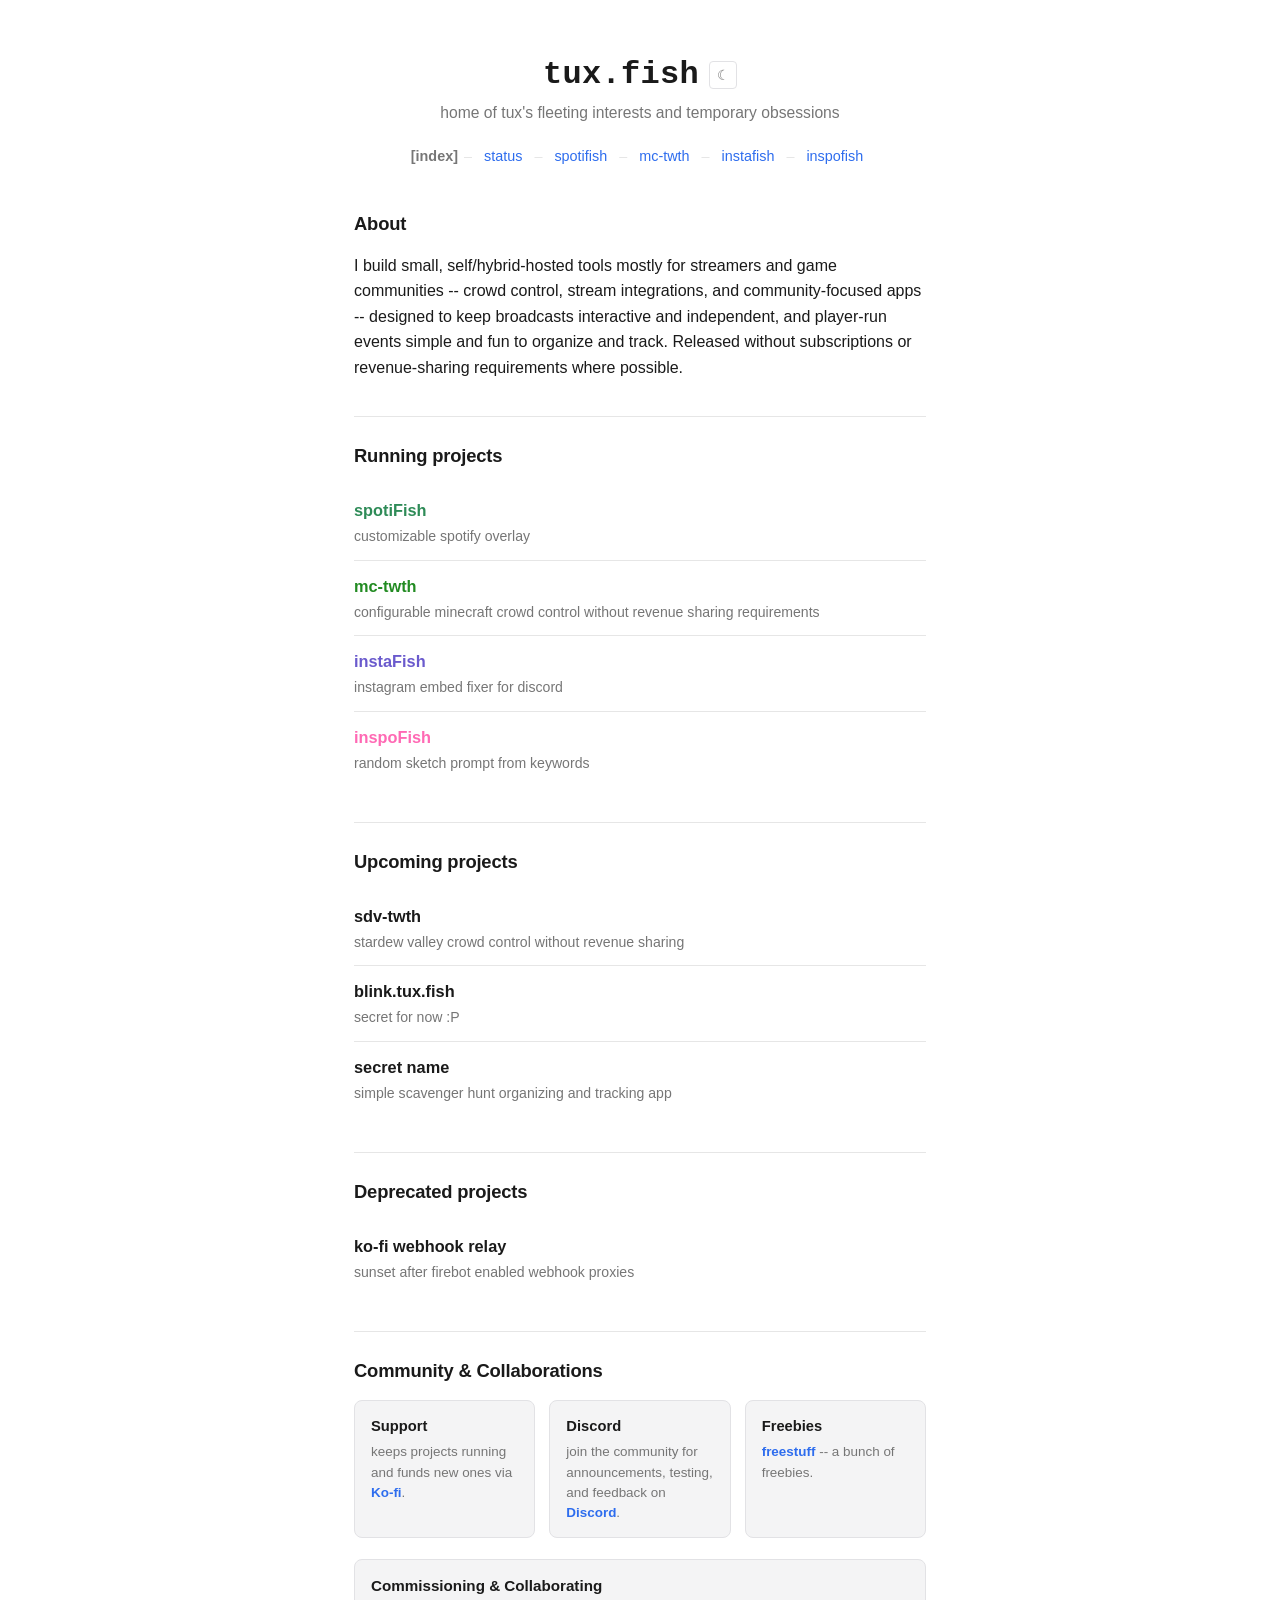
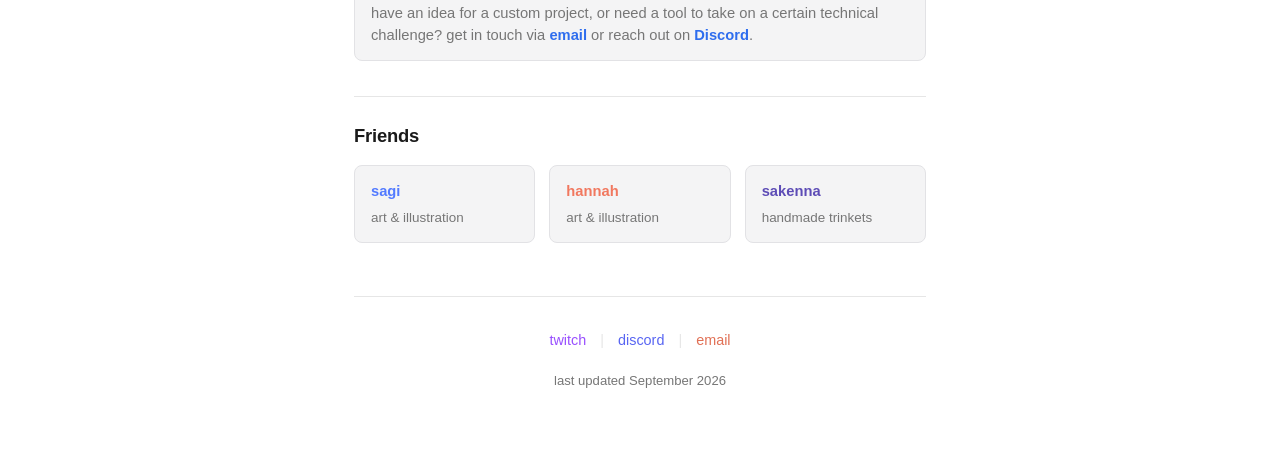
<file: index.html>
<!DOCTYPE html>
<html lang="en">
<head>
<meta charset="UTF-8">
<meta name="viewport" content="width=device-width, initial-scale=1">
<title>tux.fish</title>
<meta author="intellectualtux aka tux">
<meta name="description" content="home of tux's fleeting interests and temporary obsessions">
<meta property="og:description" content="home of tux's fleeting interests and temporary obsessions">
<meta property="og:image" content="https://tux.fish/img/favicon.gif">
<meta property="og:site_name" content="tux.fish">
<meta property="og:title" content="tux.fish">
<meta property="og:type" content="website">
<meta property="og:url" content="https://tux.fish">
<meta name="theme-color" content="#00FF7F">
<link rel="icon" href="https://tux.fish/img/favicon.gif">
<link rel="stylesheet" href="styles.css">
<script src="site.js" defer></script>
</head>
<body>

<main>

  <header class="site-header">
    <div class="title-wrap">
      <h1>tux.fish</h1>
      <button id="theme-toggle" class="theme-toggle" type="button" aria-label="Toggle dark mode">
        <span aria-hidden="true">☾</span>
      </button>
    </div>
    <p class="blurb">home of tux's fleeting interests and temporary obsessions</p>
    <nav class="site-nav" aria-label="Main Navigation">
      <span class="current" aria-current="page">[index]</span>
      <span class="sep">–</span>
      <a href="/status">status</a>
      <span class="sep">–</span>
      <a href="https://spotifish.tux.fish">spotifish</a>
      <span class="sep">–</span>
      <a href="https://mc-twth.tux.fish">mc-twth</a>
      <span class="sep">–</span>
      <a href="https://instafish.tux.fish">instafish</a>
      <span class="sep">–</span>
      <a href="https://inspofish.tux.fish">inspofish</a>
    </nav>
  </header>

  <div class="content">

    <section class="about-section" aria-labelledby="about-heading">
      <h2 id="about-heading">About</h2>
      <p>I build small, self/hybrid-hosted tools mostly for streamers and game communities -- crowd control,
        stream integrations, and community-focused apps -- designed to keep broadcasts interactive and independent, and player-run events simple and fun to organize and track.
        Released without subscriptions or revenue-sharing requirements where possible.</p>
    </section>

    <section id="projects" class="projects-section" aria-labelledby="running-heading">
      <h2 id="running-heading">Running projects</h2>
      <div id="running-projects-list">
        <span class="placeholder">loading data...</span>
      </div>
    </section>

    <section class="projects-section" aria-labelledby="upcoming-heading">
      <h2 id="upcoming-heading">Upcoming projects</h2>
      <div id="upcoming-projects-list">
        <span class="placeholder">loading data...</span>
      </div>
    </section>

    <section class="projects-section" aria-labelledby="deprecated-heading">
      <h2 id="deprecated-heading">Deprecated projects</h2>
      <div id="deprecated-projects-list">
        <span class="placeholder">loading data...</span>
      </div>
    </section>

    <section class="community-collaborations-section" aria-labelledby="community-collabs-heading">
      <h2 id="community-collabs-heading">Community & Collaborations</h2>
      <div class="cards-grid">
        <div class="info-card" data-href="https://membership.tux.fish" tabindex="0" role="link" aria-label="Support via Ko-fi">
          <div class="card-title"><a href="https://ko-fi.tux.fish">Support</a></div>
          <div class="card-desc">keeps projects running and funds new ones via <a href="https://membership.tux.fish">Ko-fi</a>.</div>
        </div>
        <div class="info-card" data-href="https://discord.tux.fish" tabindex="0" role="link" aria-label="Join Discord">
          <div class="card-title"><a href="https://discord.tux.fish">Discord</a></div>
          <div class="card-desc">join the community for announcements, testing, and feedback on <a href="https://discord.tux.fish">Discord</a>.</div>
        </div>
        <div class="info-card" data-href="https://freebies.tux.fish" tabindex="0" role="link" aria-label="Freebies">
          <div class="card-title"><a href="https://freebies.tux.fish">Freebies</a></div>
          <div class="card-desc"><a href="https://freebies.tux.fish">freestuff</a> -- a bunch of freebies.</div>
        </div>
      </div>

      <aside class="callout" data-href="mailto:intellectualtux@proton.me" tabindex="0" role="link" aria-label="Commissioning and collaborations">
        <div class="callout-title"><a href="mailto:intellectualtux@proton.me">Commissioning & Collaborating</a></div>
        <p>have an idea for a custom project, or need a tool to take on a certain technical challenge? get in touch via <a href="mailto:intellectualtux@proton.me">email</a> or reach out on <a href="https://discord.tux.fish">Discord</a>.</p>
      </aside>
    </section>

    <section class="friends-section" aria-labelledby="friends-heading">
      <h2 id="friends-heading">Friends</h2>
      <div class="cards-grid" id="friends-list">
        <span class="placeholder">loading data...</span>
      </div>
    </section>

  </div>

  <footer class="site-footer">
    <nav class="links" aria-label="Social links">
      <a href="https://twitch.tux.fish" class="link-twitch">twitch</a>
      <span class="sep">|</span>
      <a href="https://discord.tux.fish" class="link-discord">discord</a>
      <span class="sep">|</span>
      <a href="mailto:intellectualtux@proton.me" class="link-email">email</a>
    </nav>
    <div class="updated">last updated September 2026</div>
  </footer>

</main>
</body>
</html>
</file>
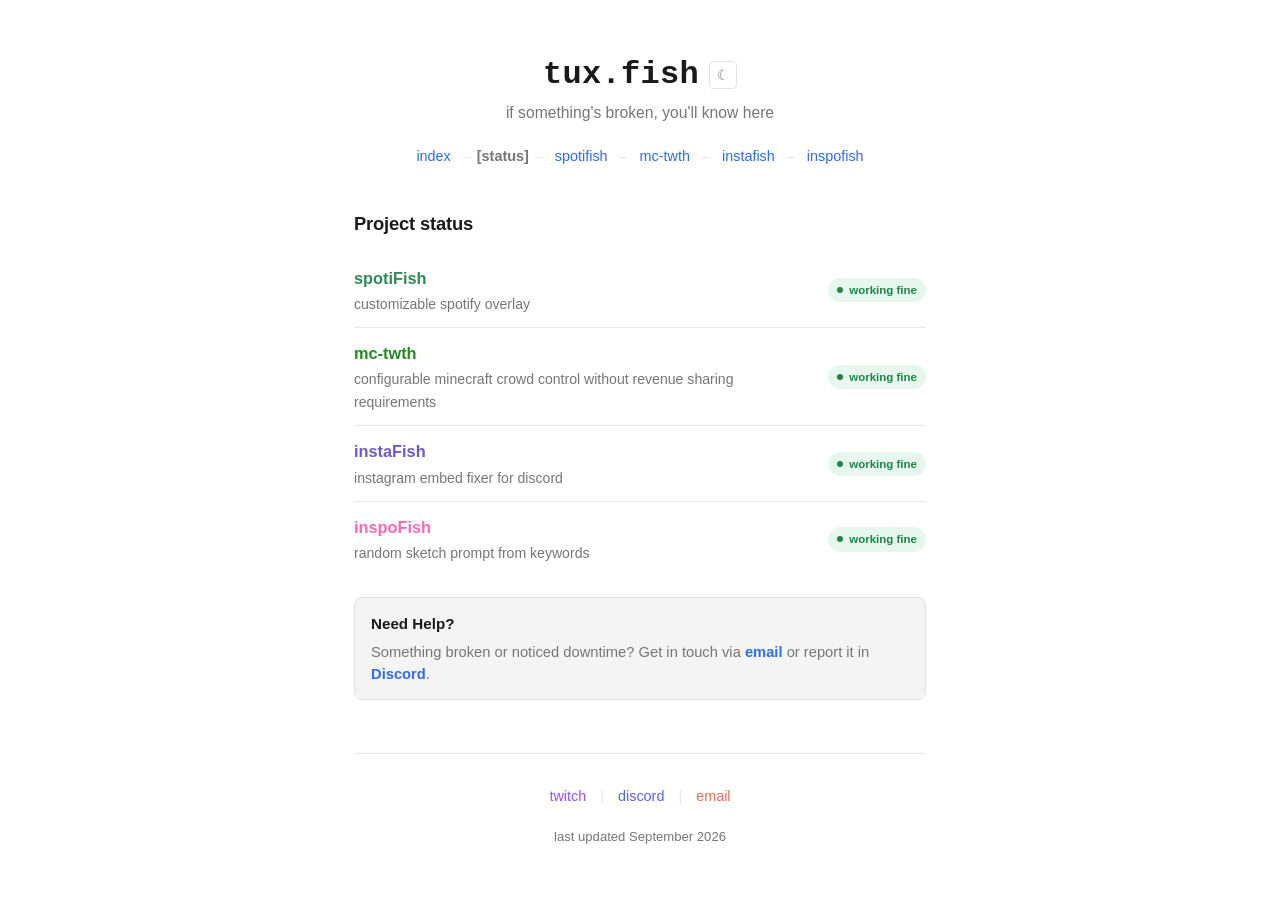
<file: status.html>
<!DOCTYPE html>
<html lang="en">
<head>
<meta charset="UTF-8">
<meta name="viewport" content="width=device-width, initial-scale=1">
<title>status dot fish</title>
<meta name="author" content="intellectualtux">
<meta name="description" content="lets you know if something's broken and if fixes are coming">
<meta property="og:description" content="lets you know if something's broken and if fixes are coming">
<meta property="og:image" content="https://tux.fish/img/favicon.gif">
<meta property="og:site_name" content="tux.fish/status">
<meta property="og:title" content="status dot fish">
<meta property="og:type" content="website">
<meta property="og:url" content="https://tux.fish/status">
<meta name="theme-color" content="#00FF7F">
<link rel="icon" href="https://tux.fish/img/favicon.gif">
<link rel="stylesheet" href="styles.css">
<script src="site.js" defer></script>
</head>
<body>

<main>

  <header class="site-header">
    <div class="title-wrap">
      <h1>tux.fish</h1>
      <button id="theme-toggle" class="theme-toggle" type="button" aria-label="Toggle dark mode">
        <span aria-hidden="true">☾</span>
      </button>
    </div>
    <p class="blurb">if something's broken, you'll know here</p>
    <nav class="site-nav" aria-label="Main Navigation">
      <a href="/">index</a>
      <span class="sep">–</span>
      <span class="current" aria-current="page">[status]</span>
      <span class="sep">–</span>
      <a href="https://spotifish.tux.fish">spotifish</a>
      <span class="sep">–</span>
      <a href="https://mc-twth.tux.fish">mc-twth</a>
      <span class="sep">–</span>
      <a href="https://instafish.tux.fish">instafish</a>
      <span class="sep">–</span>
      <a href="https://inspofish.tux.fish">inspofish</a>
    </nav>
  </header>

  <div class="content">

    <section class="projects-section" aria-labelledby="status-heading">
      <h2 id="status-heading">Project status</h2>
      <div id="status-projects-list">
        <span class="placeholder">loading data...</span>
      </div>
    </section>

    <aside class="callout" data-href="mailto:intellectualtux@proton.me" tabindex="0" role="link" aria-label="Support notice">
      <div class="callout-title"><a href="mailto:intellectualtux@proton.me">Need Help?</a></div>
      <p>Something broken or noticed downtime? Get in touch via <a href="mailto:intellectualtux@proton.me">email</a> or report it in <a href="https://discord.tux.fish">Discord</a>.</p>
    </aside>

  </div>

  <footer class="site-footer">
    <nav class="links" aria-label="Social links">
      <a href="https://twitch.tux.fish" class="link-twitch">twitch</a>
      <span class="sep">|</span>
      <a href="https://discord.tux.fish" class="link-discord">discord</a>
      <span class="sep">|</span>
      <a href="mailto:intellectualtux@proton.me" class="link-email">email</a>
    </nav>
    <div class="updated">last updated September 2026</div>
  </footer>

</main>
</body>
</html>
</file>
<file: styles.css>
:root{
  --bg:#ffffff;
  --text:#1a1a1a;
  --muted:#767676;
  --muted-link:#717585;
  --rule:#e6e6e6;
  --box:#f4f4f5;
  --box-border:#e2e2e5;
  --box-hover:#dedee3;
  --placeholder:#b5761f;
  --placeholder-bg:#fbf3e6;
  --link:#2e6dee;
  --font: -apple-system, BlinkMacSystemFont, "Segoe UI", Helvetica, Arial, sans-serif;
  --mono: ui-monospace, "SFMono-Regular", "JetBrains Mono", Menlo, Consolas, monospace;

  --c-insta:#6A5ACD;
  --c-inspo:#FF69B4;
  --c-spoti:#2E8B57;
  --c-mctwth:#228B22;
  --c-email:#e17055;
  --c-twitch:#9950ff;
  --c-discord:#5865F2;
  --c-sagi:#527aff;
  --c-hannah:#f1785f;
  --c-sakenna:#5d4cb6;
}

[data-theme="dark"]{
  --bg:#121316;
  --text:#e6e6e6;
  --muted:#8c8f9a;
  --muted-link:#717585;
  --rule:#23262d;
  --box:#1a1c23;
  --box-border:#2b2f3a;
  --box-hover:#353a47;
  --placeholder:#e0af68;
  --placeholder-bg:#282218;
  --link:#6ba1ff;

  --c-insta:#9b8df7;
  --c-inspo:#ff85c8;
  --c-spoti:#4ade80;
  --c-mctwth:#48bb78;
  --c-email:#f87171;
  --c-twitch:#bc86ff;
  --c-discord:#8791f2;
  --c-sagi:#b4dbff;
  --c-hannah:#F1AFA1;
  --c-sakenna:#bcb3ff;
}

*{box-sizing:border-box;}

body{
  margin:0;
  background:var(--bg);
  color:var(--text);
  font-family:var(--font);
  font-size:16px;
  line-height:1.6;
  min-height:100vh;
  transition:background-color 0.2s ease, color 0.2s ease;
}

main{
  max-width:620px;
  margin:0 auto;
  padding:56px 24px 64px;
}

a:focus-visible,
button:focus-visible,
.info-card:focus-visible,
.callout:focus-visible{
  outline:2px solid var(--link);
  outline-offset:2px;
  border-radius:4px;
}

a{text-decoration:none;}
a:hover{text-decoration:underline;}

.site-header{
  text-align:center;
  margin-bottom:36px;
}
.title-wrap{
  display:inline-flex;
  align-items:center;
  justify-content:center;
  gap:10px;
  margin-bottom:6px;
}
.site-header h1{
  font-family:var(--mono);
  font-size:2rem;
  font-weight:800;
  letter-spacing:0.01em;
  margin:0;
  line-height:1.2;
}

.theme-toggle{
  background:none;
  border:1px solid var(--box-border);
  color:var(--muted);
  width:28px;
  height:28px;
  border-radius:4px;
  display:inline-flex;
  align-items:center;
  justify-content:center;
  cursor:pointer;
  font-size:0.88rem;
  transition:color 0.15s ease, background-color 0.15s ease, border-color 0.15s ease, transform 0.15s ease;
}
.theme-toggle:hover{
  color:var(--text);
  background-color:var(--box);
  border-color:var(--box-hover);
  transform:scale(1.06);
}

.site-header .blurb{
  margin:0 0 16px;
  font-size:0.98rem;
  color:var(--muted);
}
.site-nav{
  display:inline-flex;
  align-items:center;
  justify-content:center;
  flex-wrap:wrap;
  gap:2px 4px;
  font-size:0.9rem;
  color:var(--muted);
}
.site-nav .current{color:var(--muted); font-weight:600;}
.site-nav a{
  color:var(--link);
  text-decoration:none;
  padding:4px 6px;
  border-radius:4px;
  transition:background-color 0.15s ease;
}
.site-nav a:hover{text-decoration:underline; background:var(--box);}
.site-nav .sep{color:var(--rule); margin:0 2px;}

.content > section{
  margin-top:2.2em;
  padding-top:1.5em;
  border-top:1px solid var(--rule);
}
.content > section:first-of-type{
  margin-top:0;
  padding-top:0;
  border-top:none;
}
.content h2{
  font-size:1.15rem;
  font-weight:800;
  margin:0 0 0.8em;
  letter-spacing:-0.01em;
}
.content p{margin:0 0 1em;}
.content p a{color:var(--link);}

.placeholder{
  color:var(--placeholder);
  background:var(--placeholder-bg);
  border:1px dashed #e0c088;
  border-radius:4px;
  padding:0.05em 0.4em;
  font-size:0.92em;
}

.project{
  display:flex;
  align-items:center;
  justify-content:space-between;
  gap:16px;
  padding:12px 0;
  border-bottom:1px solid var(--rule);
}
.project:last-child{border-bottom:none;}
.project .left{flex:1;}
.project .name{font-weight:700; font-size:1.02rem; margin-bottom:2px;}
.project .blurb{color:var(--muted); font-size:0.88rem;}

.badge{
  flex-shrink:0;
  font-size:0.72rem;
  font-weight:700;
  padding:3px 9px;
  border-radius:20px;
  white-space:nowrap;
  display:inline-flex;
  align-items:center;
}
.badge.running{
  background:#e8f7ee;
  color:#1e8449;
}
.badge.running::before{
  content:"";
  display:inline-block;
  width:6px;
  height:6px;
  margin-right:6px;
  border-radius:50%;
  background-color:currentColor;
}
[data-theme="dark"] .badge.running{
  background:#132e1f;
  color:#4ade80;
}

.badge.upcoming{background:#eef1fb; color:#4a5cc7;}
[data-theme="dark"] .badge.upcoming{background:#1a2238; color:#818cf8;}

.badge.deprecated{background:#f2f2f2; color:#8a8a8a;}
[data-theme="dark"] .badge.deprecated{background:#23262d; color:#9ca3af;}

.cards-grid{
  display:grid;
  grid-template-columns:repeat(auto-fit, minmax(160px, 1fr));
  gap:14px;
  margin:0 0 1.2em;
}
.info-card{
  display:block;
  padding:14px 16px;
  background:var(--box);
  border:1px solid var(--box-border);
  border-radius:8px;
  cursor:pointer;
  transition:transform 0.15s ease, border-color 0.15s ease, background-color 0.15s ease;
}
.info-card:hover{
  transform:translateY(-2px);
  border-color:var(--box-hover);
}
.info-card .card-title{
  font-weight:700;
  font-size:0.92rem;
  margin-bottom:4px;
}
.info-card .card-title a{
  color:var(--text);
  transition:color 0.15s ease;
}
.info-card:hover .card-title a{
  color:var(--link);
}
.friend-card .card-title a{
  transition:opacity 0.15s ease;
}
.friend-card:hover .card-title a{
  opacity:0.85;
}
.info-card .card-desc{
  color:var(--muted);
  font-size:0.84rem;
  line-height:1.5;
}
.info-card .card-desc a{
  color:var(--link);
  font-weight:600;
}
.info-card .card-desc a:hover{
  text-decoration:underline;
}

.callout{
  display:block;
  background:var(--box);
  border:1px solid var(--box-border);
  border-radius:8px;
  padding:14px 16px;
  margin:1.4em 0 0;
  font-size:0.92rem;
  cursor:pointer;
  transition:transform 0.15s ease, border-color 0.15s ease, background-color 0.15s ease;
}
.callout:hover{
  transform:translateY(-2px);
  border-color:var(--box-hover);
}
.callout .callout-title{
  font-weight:700;
  font-size:0.95rem;
  margin-bottom:4px;
  color:var(--text);
}
.callout .callout-title a{
  color:var(--text);
  transition:color 0.15s ease;
}
.callout:hover .callout-title a{
  color:var(--link);
}
.callout p{
  margin:0;
  color:var(--muted);
  line-height:1.5;
}
.callout p a{
  color:var(--link);
  font-weight:600;
}
.callout p a:hover{
  text-decoration:underline;
}

#sagi-title a{
color: var(--c-sagi);
}
#hannah-title a{
color: var(--c-hannah);
}
#sakenna-title a{
color: var(--c-sakenna);
}

#project-spotifish .name a{color:var(--c-spoti);}
#project-mc-twth .name a{color:var(--c-mctwth);}
#project-instafish .name a{color:var(--c-insta);}
#project-inspofish .name a{color:var(--c-inspo);}

.links a.link-twitch{color:var(--c-twitch);}
.links a.link-discord{color:var(--c-discord);}
.links a.link-email{color:var(--c-email);}

footer{
  margin-top:3.5em;
  padding-top:1.8em;
  border-top:1px solid var(--rule);
  text-align:center;
  font-size:0.95rem;
}
footer .links{
  display:flex;
  flex-wrap:wrap;
  justify-content:center;
  align-items:center;
  gap:8px 6px;
  font-size:0.9rem;
}
footer .links a{
  color:var(--link);
  padding:4px 8px;
  border-radius:4px;
  transition:background-color 0.15s ease;
}
footer .links a:hover{background:var(--box);}
footer .links span.sep{color:var(--rule);}
footer .updated{color:var(--muted); font-size:0.82rem; margin-top:14px;}

@media (max-width:520px){
  .cards-grid{grid-template-columns:1fr;}
}
@media (max-width:480px){
  main{padding:40px 18px 48px;}
  .site-header h1{font-size:1.85rem;}
  .project{flex-direction:column; align-items:flex-start; gap:6px;}
}
</file>
